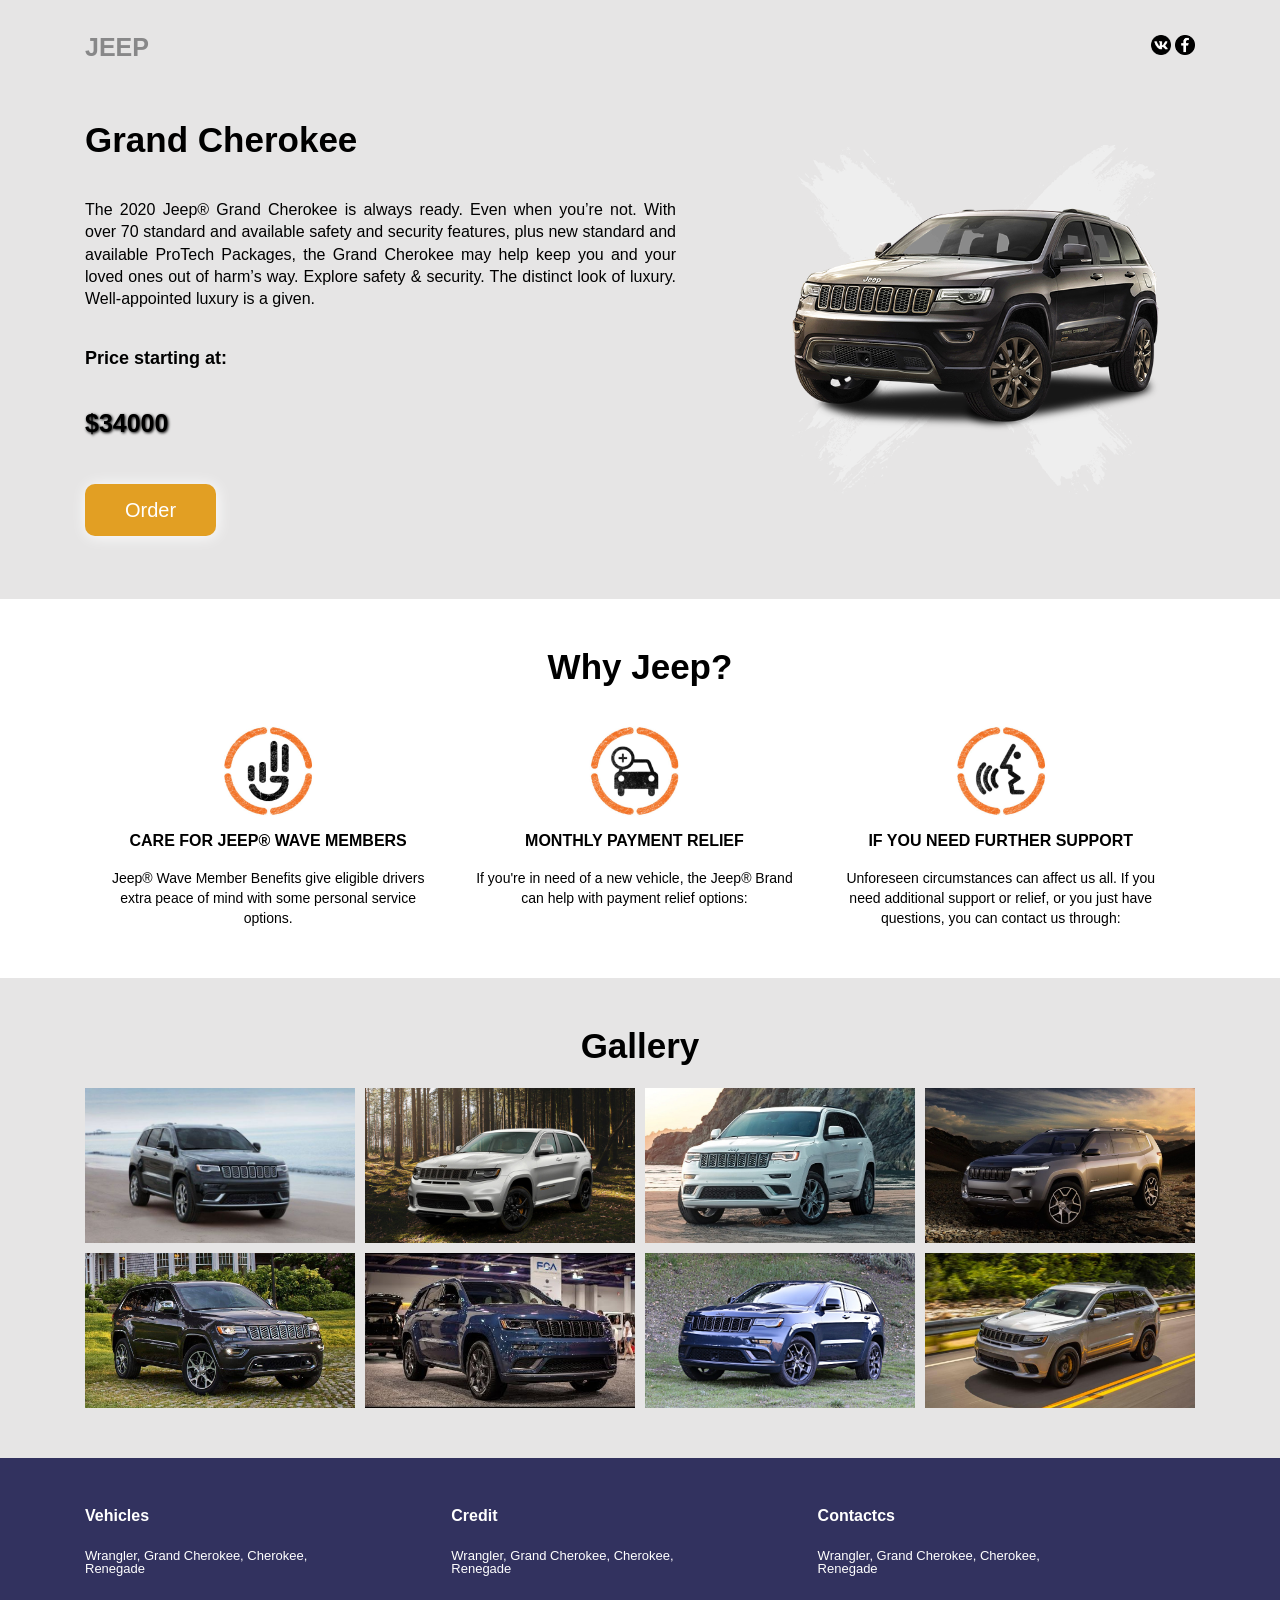
<file: index.html>
<!DOCTYPE html>
<html lang="en">
   <head>
      <meta charset="UTF-8">
      <meta name="viewport" content="width=device-width, initial-scale=1.0">
      <title>Jeep Grand Cherokee</title>
      <link rel="stylesheet" href="css/style.css">
   </head>

   <body>
      <!--Main block-->
      <header class="hero">
         <div class="container">
            <nav class="navbar">
               <a href="#" class="logo">
                  <p class="logo__text">Jeep</p>
               </a>

               <div class="social">
                  <a href="https://vk.com/vs.nikitin">
                     <img src="./img/icons/logo_vkontakte-dark.png" alt="logo-vk">
                  </a>
                  <a href="https://www.facebook.com/profile.php?id=100002394108591">
                     <img src="./img/icons/Facebook-Icon-Dark.png" alt="logo-fb">
                  </a>
               </div>
            </nav>
            <!-- /.navbar -->

            <div class="main">
               <div class="main-text">
                  <h1 class="title">Grand Cherokee</h1>
                  <p class="discription">
                     The 2020 Jeep® Grand Cherokee is always ready. Even when you’re not. With over 70 standard and available safety and security features, plus new standard and available ProTech Packages, the Grand Cherokee may help keep you and your loved ones out of harm’s way. Explore safety & security. The distinct look of luxury. Well-appointed luxury is a given.
                  </p>
                  <p class="price-tag">Price starting at:</p>
                  <p class="price">$34000</p>
                  <div class="button">
                     <a class="btn-success" href="/" alt="">Order</a>
                  </div>
               </div>
               <div class="main-image">
                  <img src="./img/hero/jgc.png" alt="">
               </div>
            </div>
            <!-- /.main -->
         </div>
         <!-- /.container -->
      </header>
      <section class="about section">
         <div class="container">
            <h2 class="section-heading">
               <strong class="section-title">Why Jeep?</strong>
            </h2>
            <!-- /.section-heading -->
            <div class="wrap">
               <div class="block">
                  <img src="./img/about/BHP-Drive-Forward-Program-Jeep-Wave-Owner-Benefits-Desktop.jpg.image.1440.jpg" alt="">
                  <span class="block-text-heading">CARE FOR JEEP® WAVE MEMBERS</span>
                  <p class="block-text">
                     Jeep® Wave Member Benefits give eligible drivers extra peace of mind with some personal service options.
                  </p>
               </div>
               <div class="block">
                  <img src="./img/about/BHP-Drive-Forward-Program-Monthly-Payment-Relief-Desktop.jpg.image.1440.jpg" alt="">
                  <span class="block-text-heading">MONTHLY PAYMENT RELIEF</span>
                  <p class="block-text">
                     If you're in need of a new vehicle, the Jeep® Brand can help with payment relief options:
                  </p>
               </div>
               <div class="block">
                  <img src="./img/about/BHP-Drive-Forward-Program-Support-Chat-Desktop.jpg.image.1440.jpg" alt="">
                  <span class="block-text-heading">IF YOU NEED FURTHER SUPPORT</span>
                  <p class="block-text">
                     Unforeseen circumstances can affect us all. If you need additional support or relief, or you just have questions, you can contact us through:
                  </p>
               </div>
            </div>
            <!-- /.wrap -->
         </div>
      </section>
      <section class="gallery section">
         <div class="container">
            <h2 class="section-title">Gallery</h2>
            <!-- /.section-title -->
            <div class="wrap">
               <div class="block-gallery">
                  <img src="./img/gallery/1.jpg" alt="jeep">
               </div>
               <!-- /.block-gallery -->
               <div class="block-gallery">
                  <img src="./img/gallery/2.jpg" alt="jeep">
               </div>
               <!-- /.block-gallery -->
               <div class="block-gallery">
                  <img src="./img/gallery/3.jpg" alt="jeep">
               </div>
               <!-- /.block-gallery -->
               <div class="block-gallery">
                  <img src="./img/gallery/4.jpg" alt="jeep">
               </div>
               <!-- /.block-gallery -->
               <div class="block-gallery">
                  <img src="./img/gallery/5.jpg" alt="jeep">
               </div>
               <!-- /.block-gallery -->
               <div class="block-gallery">
                  <img src="./img/gallery/6.jpg" alt="jeep">
               </div>
               <!-- /.block-gallery -->
               <div class="block-gallery">
                  <img src="./img/gallery/7.jpg" alt="jeep">
               </div>
               <!-- /.block-gallery -->
               <div class="block-gallery">
                  <img src="./img/gallery/8.jpg" alt="jeep">
               </div>
               <!-- /.block-gallery -->
            </div>
            <!-- /.wrap -->
         </div>
         <!-- /.container -->
      </section>
      <footer class="footer">
         <div class="container">
            <div class="footer-block">
               <h4 class="footer-block-heading">Vehicles</h4>
               <p>Wrangler, Grand Cherokee, Cherokee, Renegade</p>
            </div>
            <!-- /.footer-block -->
            <div class="footer-block">
               <h4 class="footer-block-heading">Credit</h4>
               <p>Wrangler, Grand Cherokee, Cherokee, Renegade</p>
            </div>
            <!-- /.footer-block -->
            <div class="footer-block">
               <h4 class="footer-block-heading">Contactcs</h4>
               <p>Wrangler, Grand Cherokee, Cherokee, Renegade</p>
            </div>
            <!-- /.footer-block -->
         </div>
      </footer>
   </body>

</html>
</file>
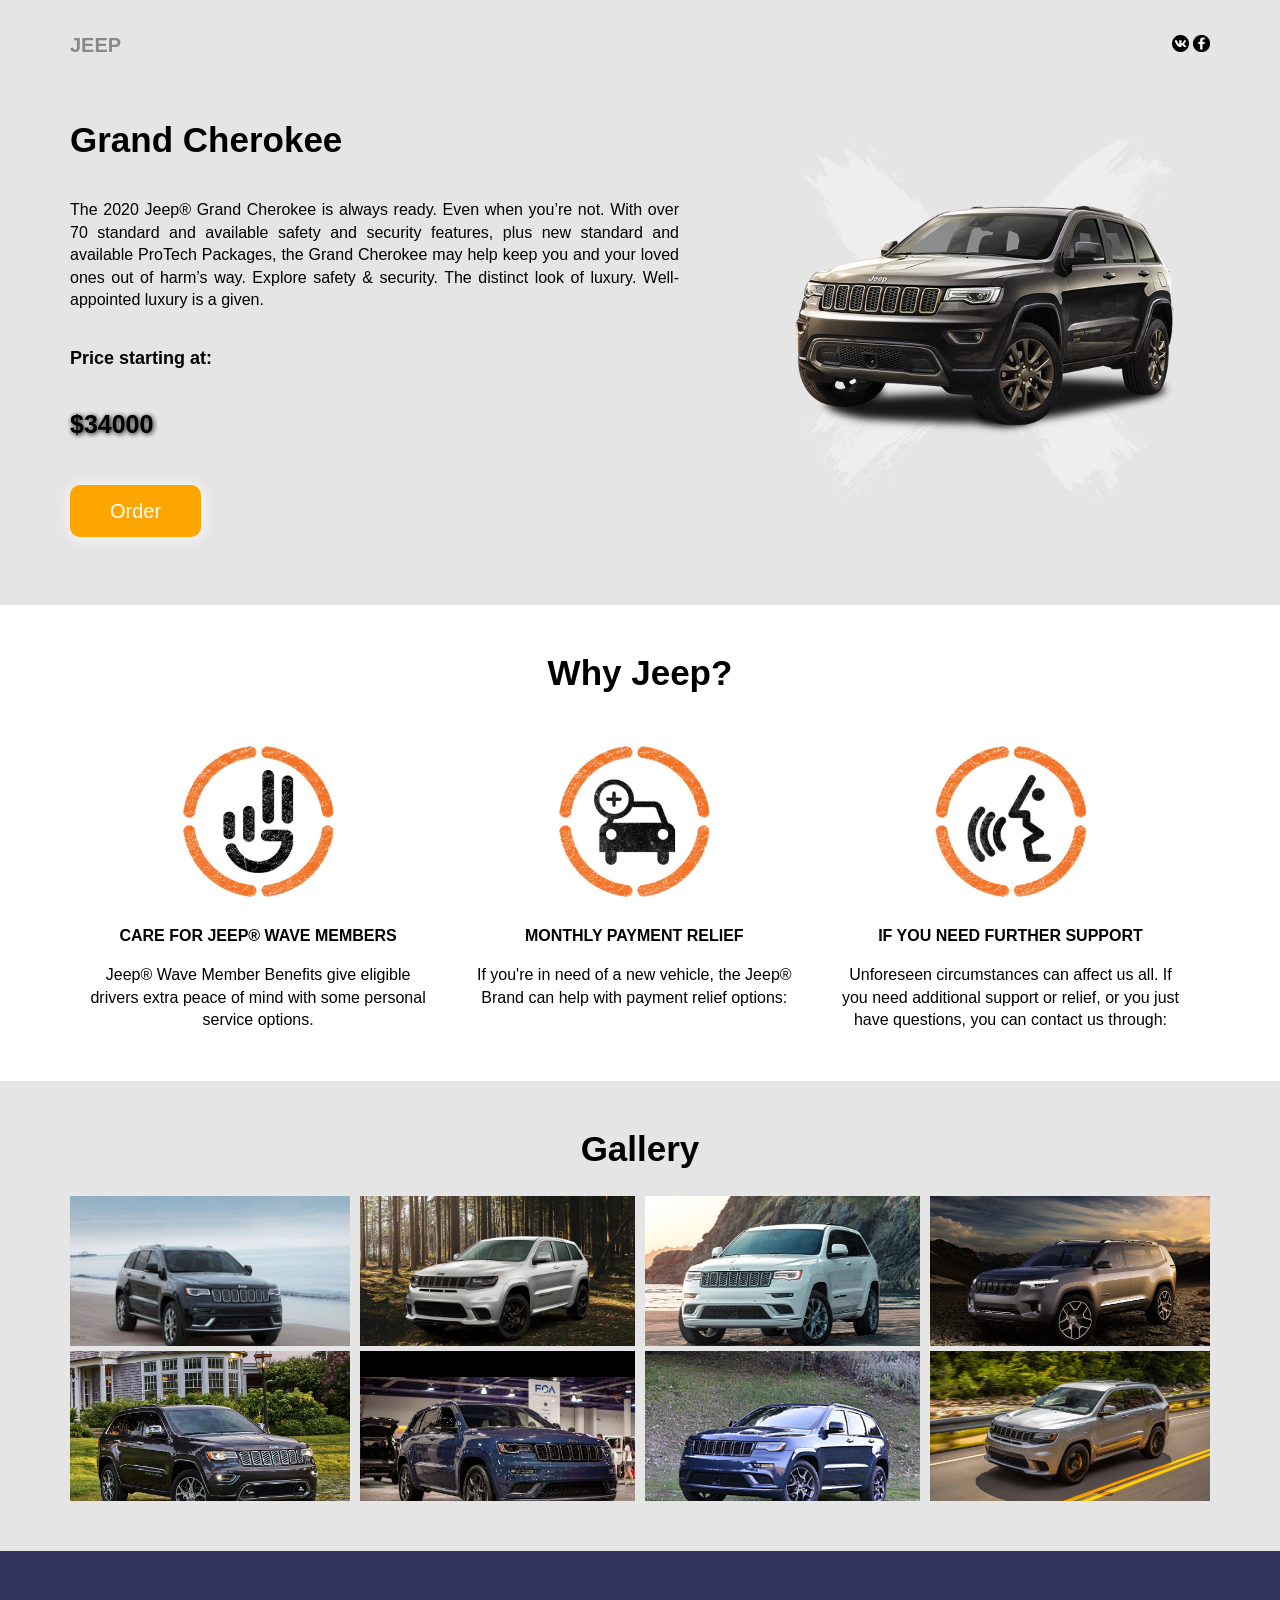
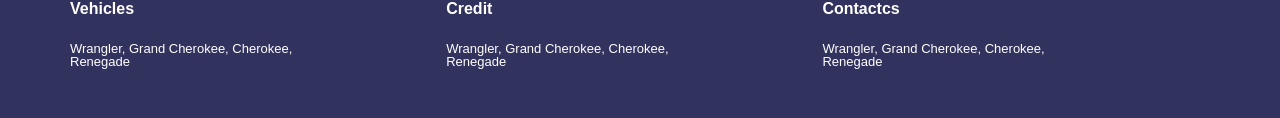
<file: src/index.html>
<!DOCTYPE html>
<html lang="en">
   <head>
      <meta charset="UTF-8">
      <meta name="viewport" content="width=device-width, initial-scale=1.0">
      <title>Jeep Grand Cherokee</title>
      <link rel="stylesheet" href="css/style.css">
   </head>

   <body>
      <!--Main block-->
      <header class="hero">
         <div class="container">
            <div class="navbar">
               <span class="logo">Jeep</span>
               <div class="social">
                  <a href="https://vk.com/vs.nikitin">
                     <img src="/src/img/icons/logo_vkontakte-dark.png" alt="">
                  </a>
                  <a href="https://www.facebook.com/profile.php?id=100002394108591">
                     <img src="/src/img/icons/Facebook-Icon-Dark.png" alt="">
                  </a>
               </div>
            </div>
            <!-- /.navbar -->

            <div class="main">
               <div class="main-text">
                  <strong class="title">Grand Cherokee</strong>
                  <p class="discription">
                     The 2020 Jeep® Grand Cherokee is always ready. Even when you’re not. With over 70 standard and available safety and security features, plus new standard and available ProTech Packages, the Grand Cherokee may help keep you and your loved ones out of harm’s way. Explore safety & security. The distinct look of luxury. Well-appointed luxury is a given.
                  </p>
                  <span class="price-tag">Price starting at:</span>
                  <span class="price">$34000</span>
                  <div class="button">
                     <a class="btn-success" href="/" alt="">Order</a>
                  </div>
               </div>
               <div class="main-image">
                  <img src="/src/img/hero/jgc.png" alt="">
               </div>
            </div>
            <!-- /.main -->
         </div>
         <!-- /.container -->
      </header>
      <section class="about section">
         <div class="container">
            <h2 class="section-heading">
               <strong class="section-title">Why Jeep?</strong>
            </h2>
            <!-- /.section-heading -->
            <div class="wrap">
               <div class="block">
                  <img src="img/about/BHP-Drive-Forward-Program-Jeep-Wave-Owner-Benefits-Desktop.jpg.image.1440.jpg" alt="">
                  <span class="block-text-heading">CARE FOR JEEP® WAVE MEMBERS</span>
                  <p class="block-text">
                     Jeep® Wave Member Benefits give eligible drivers extra peace of mind with some personal service options.
                  </p>
               </div>
               <div class="block">
                  <img src="img/about/BHP-Drive-Forward-Program-Monthly-Payment-Relief-Desktop.jpg.image.1440.jpg" alt="">
                  <span class="block-text-heading">MONTHLY PAYMENT RELIEF</span>
                  <p class="block-text">
                     If you're in need of a new vehicle, the Jeep® Brand can help with payment relief options:
                  </p>
               </div>
               <div class="block">
                  <img src="img/about/BHP-Drive-Forward-Program-Support-Chat-Desktop.jpg.image.1440.jpg" alt="">
                  <span class="block-text-heading">IF YOU NEED FURTHER SUPPORT</span>
                  <p class="block-text">
                     Unforeseen circumstances can affect us all. If you need additional support or relief, or you just have questions, you can contact us through:
                  </p>
               </div>
            </div>
            <!-- /.wrap -->
         </div>
      </section>
      <section class="gallery section">
         <div class="container">
            <h2 class="section-title">Gallery</h2>
            <!-- /.section-title -->
            <div class="wrap">
               <div class="block-gallery">
                  <img src="img/gallery/1.jpg" alt="">
               </div>
               <!-- /.block-gallery -->
               <div class="block-gallery">
                  <img src="img/gallery/2.jpg" alt="">
               </div>
               <!-- /.block-gallery -->
               <div class="block-gallery">
                  <img src="img/gallery/3.jpg" alt="">
               </div>
               <!-- /.block-gallery -->
               <div class="block-gallery">
                  <img src="img/gallery/4.jpg" alt="">
               </div>
               <!-- /.block-gallery -->
               <div class="block-gallery">
                  <img src="img/gallery/5.jpg" alt="">
               </div>
               <!-- /.block-gallery -->
               <div class="block-gallery">
                  <img src="img/gallery/6.jpg" alt="">
               </div>
               <!-- /.block-gallery -->
               <div class="block-gallery">
                  <img src="img/gallery/7.jpg" alt="">
               </div>
               <!-- /.block-gallery -->
               <div class="block-gallery">
                  <img src="img/gallery/8.jpg" alt="">
               </div>
               <!-- /.block-gallery -->
            </div>
            <!-- /.wrap -->
         </div>
         <!-- /.container -->
      </section>
      <footer class="footer">
         <div class="container">
            <div class="footer-block">
               <h4 class="footer-block-heading">Vehicles</h4>
               <p>Wrangler, Grand Cherokee, Cherokee, Renegade</p>
            </div>
            <!-- /.footer-block -->
            <div class="footer-block">
               <h4 class="footer-block-heading">Credit</h4>
               <p>Wrangler, Grand Cherokee, Cherokee, Renegade</p>
            </div>
            <!-- /.footer-block -->
            <div class="footer-block">
               <h4 class="footer-block-heading">Contactcs</h4>
               <p>Wrangler, Grand Cherokee, Cherokee, Renegade</p>
            </div>
            <!-- /.footer-block -->
         </div>
      </footer>
   </body>

</html>
</file>
<file: css/style.css>
/*Обнуление*/
* {
   padding: 0;
   margin: 0;
   border: 0;
}

*, *:before, *:after {
   -moz-box-sizing: border-box;
   -webkit-box-sizing: border-box;
   box-sizing: border-box;
}

:focus, :active {
   outline: none;
}

a:focus,a:active {
   outline: none;
}

nav, footer, header, aside {
   display: block;
}

html, body {
   height: 100%;
   font-size: 100%;
   line-height: 1;
   font-size: 14px;
   -ms-text-size-adjust: 100%;
   -moz-text-size-adjust: 100%;
   -webkit-text-size-adjust: 100%;
}

input,button,textarea {
   font-family:inherit;
}
input::-ms-clear{display: none;}
button{cursor: pointer;}
button::-moz-focus-inner{padding:0;border:0;}
a,a:visited{text-decoration: none;}
a:hover{text-decoration: none;}
ul li{list-style: none;}
img{vertical-align: top;}
h1,h2,h3,h4,h5,h6{font-size:inherit;font-weight: inherit;}
/*--------------------*/

body {
   font-family: Arial, "Helvetica Neue", Helvetica, sans-serif;
   background-color: #fff;
}

.container {
   max-width: 1140px;
   padding: 0 15px;
   margin: 0 auto;
}

.hero {
   background: #e6e5e5;
   padding: 35px 0 70px;
}

.navbar {
   display: flex;
   justify-content: space-between;
   margin-bottom: 50px;
}

.logo {
   color: #888889;
   font-size: 25px;
   font-weight: 700;
   text-transform: uppercase;
}

.social img {
   height: 20px;
}

.main {
   display: block;
   font-size: 0;
}

.main-text {
   display: inline-block;
   line-height: 1.4;
   max-width: 60%;
   font-size: 14px;
   padding-right: 75px;
   vertical-align: middle;
}

.main-image {
   display: inline-block;
   vertical-align: middle;
   padding: 35px;
   max-width: 40%;
}

.main-image img {
   max-width: 100%;
}

.title, .discription, .price-tag, .price {
   margin-bottom: 35px;
}

.title {
   font-size: 35px;
   font-weight: 700;
}

.discription {
   text-align: justify;
   font-size: 16px;
}

.price-tag {
   font-size: 18px;
   font-weight: 600;
}

.price {
   font-size: 25px;
   font-weight: 700;
   text-shadow: 1px 1px 3px black;
   margin-bottom: 55px;
}

.btn-success {
   font-size: 20px;
   background: rgb(226, 159, 35);
   padding: 15px 40px;
   border-radius: 10px;
   color: white;
   box-shadow: 1px 1px 15px white;
}

.section {
   padding: 50px 0;
}

.section-title {
   display: block;
   font-size: 35px;
   font-weight: 700;
   text-align: center;
}

.wrap {
   margin-top: 25px;
   font-size: 0;
}

.block {
   display: inline-block;
   max-width: 33%;
   vertical-align: top;
}

.block img {
   display: block;
   width: 60%;
   margin: 0 auto;
}

.block-text-heading {
   display: block;
   font-size: 16px;
   text-align: center;
   font-weight: 600;
   margin-bottom: 20px;
}

.block-text {
   text-align: center;
   font-size: 14px;
   line-height: 1.4;
   padding: 0 15px;
}

.gallery {
   background: #e6e5e5;
}

.gallery .wrap {
   display: flex;
   justify-content: space-between;
   flex-wrap: wrap;
   gap: 10px;
}

.block-gallery {
   max-height: 155px;
   flex: 1 1 23%;
   overflow: hidden;
}

.block-gallery img {
   width: 100%;
   height: 100%;
   object-fit: cover;
   transition: transform 1s ease;
}

.block-gallery:hover img {
   cursor: pointer;
   transform: scale(1.5);
}

.footer {
   background-color: #32325f;
   color: white;
   padding: 50px 0;
   font-size: 0;
}

.footer-block {
   display: inline-block;
   width: 33%;
   font-size: 13px;
   padding-right: 10%;
}

.footer-block-heading {
   font-weight: 700;
   margin-bottom: 25px;
   font-size: 16px;
}

/* @media (max-width: 1024px) {
   
} */

@media (max-width: 991px) {
   .block-text-heading {
      font-size: 14px;
      margin-bottom: 15px;
   }

   .block-text {
      font-size: 12px;
   }
}

@media (max-width: 767px) {
   .hero {
      padding: 30px 0 30px;
   }
   
   .navbar {
      margin-bottom: 30px;
   }

   .main-text {
      max-width: 50%;
      font-size: 14px;
      padding-right: 25px;
   }

   .main-image {
      padding: 0px;
      max-width: 50%;
   }

   .title, .discription, .price-tag, .price {
      margin-bottom: 20px;
   }

   .title {
      font-size: 30px;
   }

   .discription {
      font-size: 15px;
   }

   .price-tag {
      font-size: 16px;
   }

   .price {
      font-size: 20px;
      margin-bottom: 25px;
   }

   .btn-success {
      padding: 10px 40px;
   }

   .block-gallery {
      flex: 1 1 32%;
   }

}

@media (max-width: 480px) {
   .main {
      display: flex;
      flex-direction: column-reverse;
      align-items: center;
   }

   .main-text {
      max-width: 100%;
      padding-right: 0px;
   }

   .main-image {
      padding: 0px;
      max-width: 100%;
   }

   .section {
      padding: 30px 0;
   }

   .section-title {
      font-size: 25px;
   }

   .wrap {
      margin-top: 15px;
   }

   .block {
      max-width: 100%;
   }

   .block-text-heading {
      font-size: 16px;
      margin-bottom: 20px;
   }

   .block-text {
      font-size: 14px;
   }
   
   .block-gallery {
      flex: 1 1 48%;
   }
}
</file>
<file: src/css/style.css>
/*Обнуление*/
* {
   padding: 0;
   margin: 0;
   border: 0;
}

*, *:before, *:after {
   -moz-box-sizing: border-box;
   -webkit-box-sizing: border-box;
   box-sizing: border-box;
}

:focus, :active {
   outline: none;
}

a:focus,a:active {
   outline: none;
}

nav, footer, header, aside {
   display: block;
}

html, body {
   height: 100%;
   font-size: 100%;
   line-height: 1;
   font-size: 14px;
   -ms-text-size-adjust: 100%;
   -moz-text-size-adjust: 100%;
   -webkit-text-size-adjust: 100%;
}

input,button,textarea {
   font-family:inherit;
}
input::-ms-clear{display: none;}
button{cursor: pointer;}
button::-moz-focus-inner{padding:0;border:0;}
a,a:visited{text-decoration: none;}
a:hover{text-decoration: none;}
ul li{list-style: none;}
img{vertical-align: top;}
h1,h2,h3,h4,h5,h6{font-size:inherit;font-weight: inherit;}
/*--------------------*/

body {
   font-family: Arial, "Helvetica Neue", Helvetica, sans-serif;
}

.container {
   max-width: 1140px;
   width: 96%;
   margin: 0 auto;
}

.hero {
   background: #e6e5e5;
   padding: 35px 0 70px;
}

.navbar {
   display: flex;
   justify-content: space-between;
   margin-bottom: 50px;
}

.logo {
   color: #888889;
   font-size: 20px;
   font-weight: 700;
   text-transform: uppercase;
}

.social img {
   height: 17px;
}
/*var 1*/
.main {
   display: block;
   font-size: 0;
}

.main-text {
   display: inline-block;
   line-height: 1.4;
   max-width: 60%;
   font-size: 14px;
   padding-right: 75px;
   vertical-align: middle;
}

.main-image {
   display: inline-block;
   vertical-align: middle;
   padding: 35px;
   max-width: 40%;
}

.main-image img {
   max-width: 100%;
}

.title, .discription, .price-tag, .price {
   margin-bottom: 35px;
}

.title {
   display: block;
   font-size: 35px;
   font-weight: 700;
}

.discription {
   text-align: justify;
   font-size: 16px;
}

.price-tag {
   display: block;
   font-size: 18px;
   font-weight: 600;
}

.price {
   display: block;
   font-size: 25px;
   font-weight: 700;
   text-shadow: 1px 1px 5px black;
   margin-bottom: 55px;
}

.btn-success {
   font-size: 20px;
   background: orange;
   padding: 15px 40px;
   border-radius: 10px;
   color: white;
   box-shadow: 1px 1px 15px white;
}

.section {
   padding: 50px 0;
}

.section-title {
   display: block;
   font-size: 35px;
   font-weight: 700;
   text-align: center;
}

.wrap {
   margin-top: 25px;
   font-size: 0;
}

.block {
   display: inline-block;
   max-width: 33%;
   vertical-align: top;
}

.block img {
   width: 100%;
}

.block-text-heading {
   display: block;
   font-size: 16px;
   text-align: center;
   font-weight: 600;
   margin-bottom: 20px;
}

.block-text {
   text-align: center;
   font-size: 16px;
   line-height: 1.4;
   padding: 0 15px;
}

.gallery {
   background: #e6e5e5;
}

.block-gallery {
   display: inline-block;
   max-width: 25%;
   padding: 5px;
   height: 155px;
   overflow: hidden;
}

.block-gallery:nth-child(1), .block-gallery:nth-child(5) {
   padding-left: 0;
}

.block-gallery:nth-child(4), .block-gallery:nth-child(8) {
   padding-right: 0;
}

.block-gallery img {
   max-width: 100%;
   height: auto;
}

.footer {
   background-color: #32325f;
   color: white;
   padding: 50px 0;
   font-size: 0;
}

.footer-block {
   display: inline-block;
   width: 33%;
   font-size: 13px;
   padding-right: 10%;
}

.footer-block-heading {
   font-weight: 700;
   margin-bottom: 25px;
   font-size: 16px;
}
</file>
